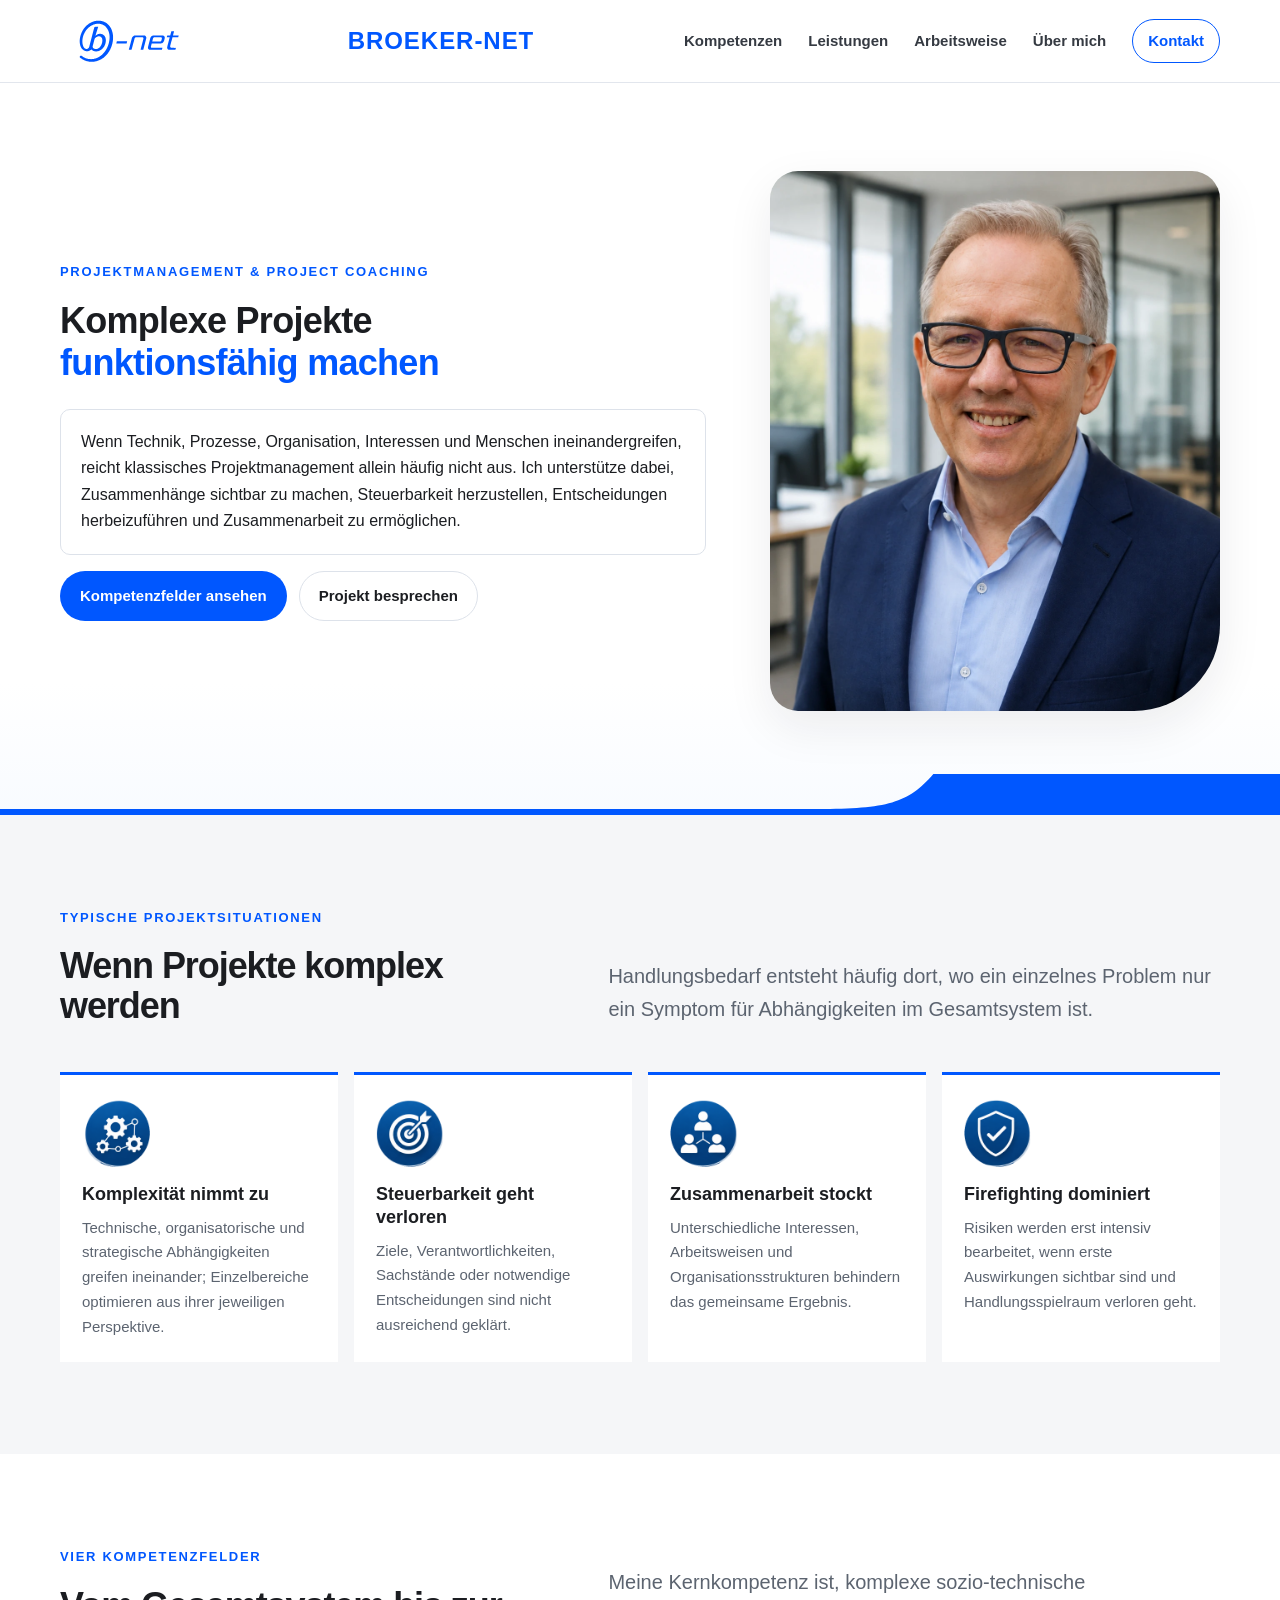
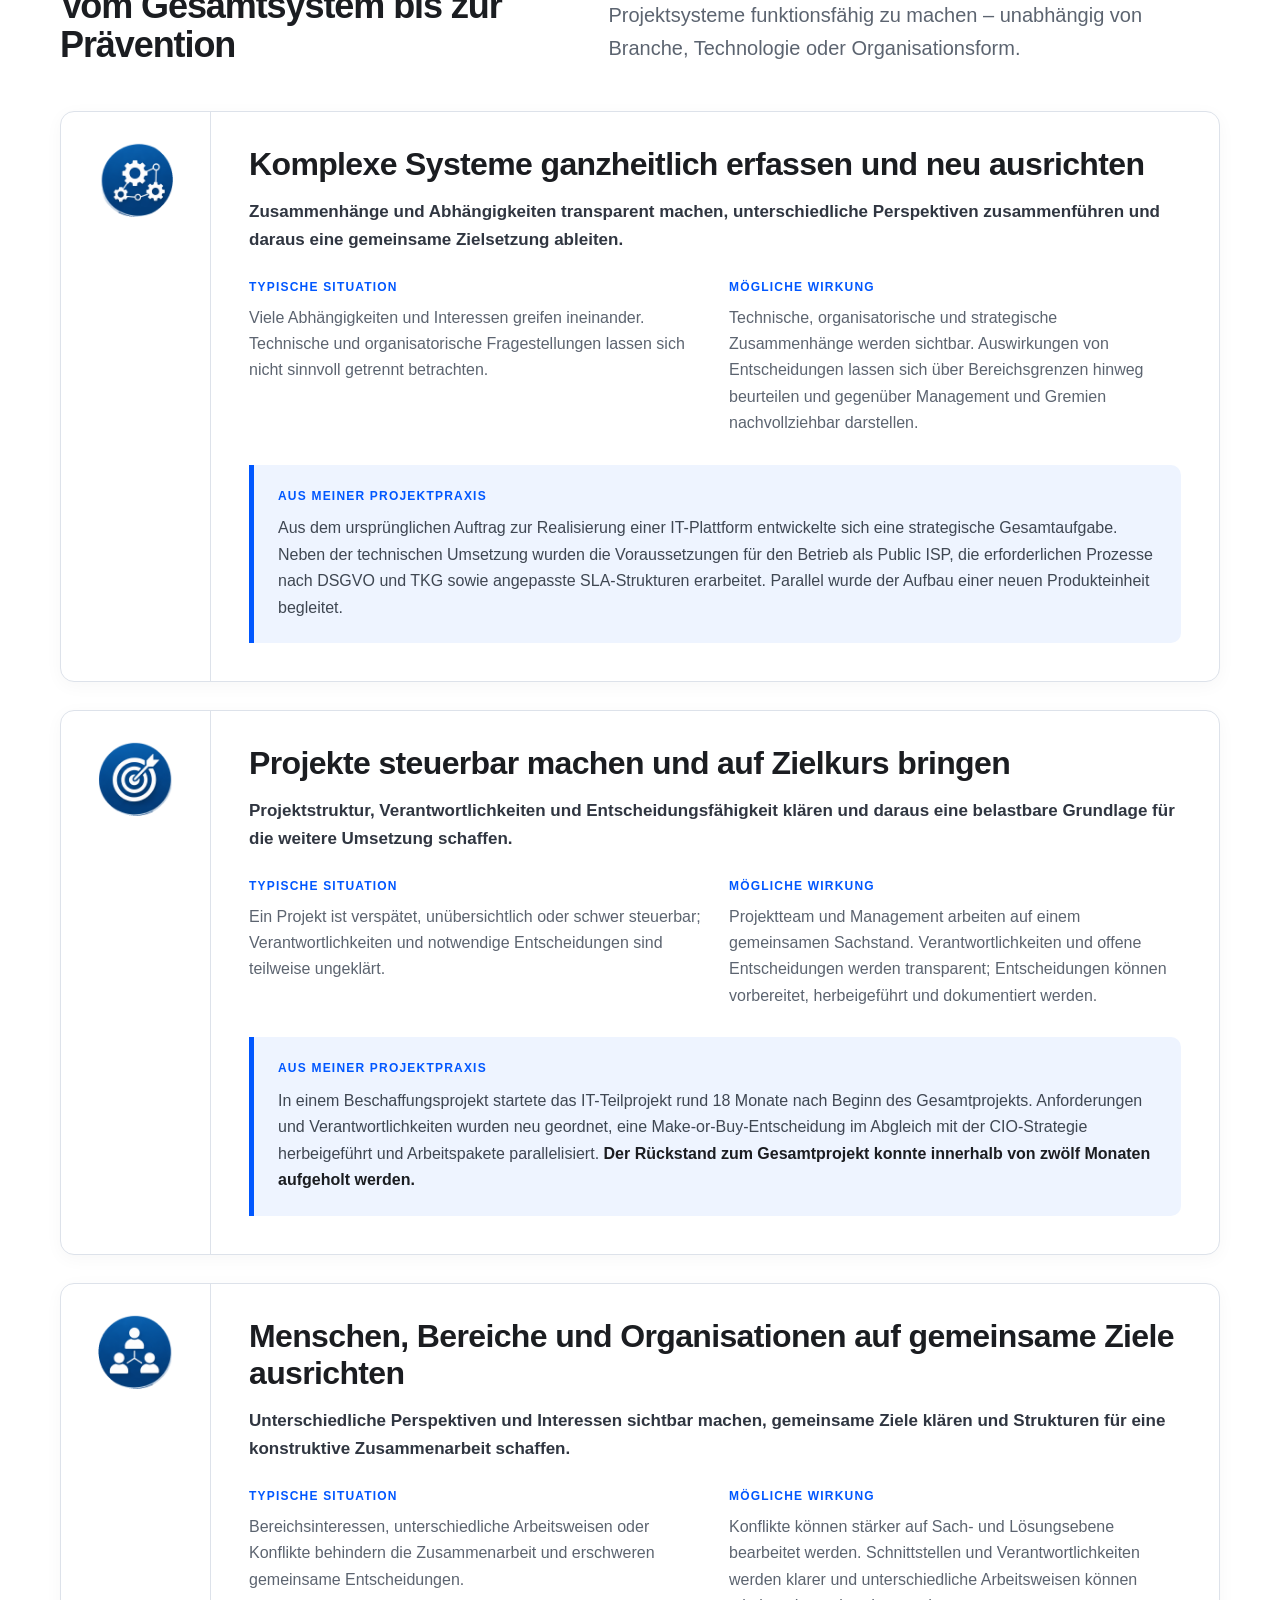
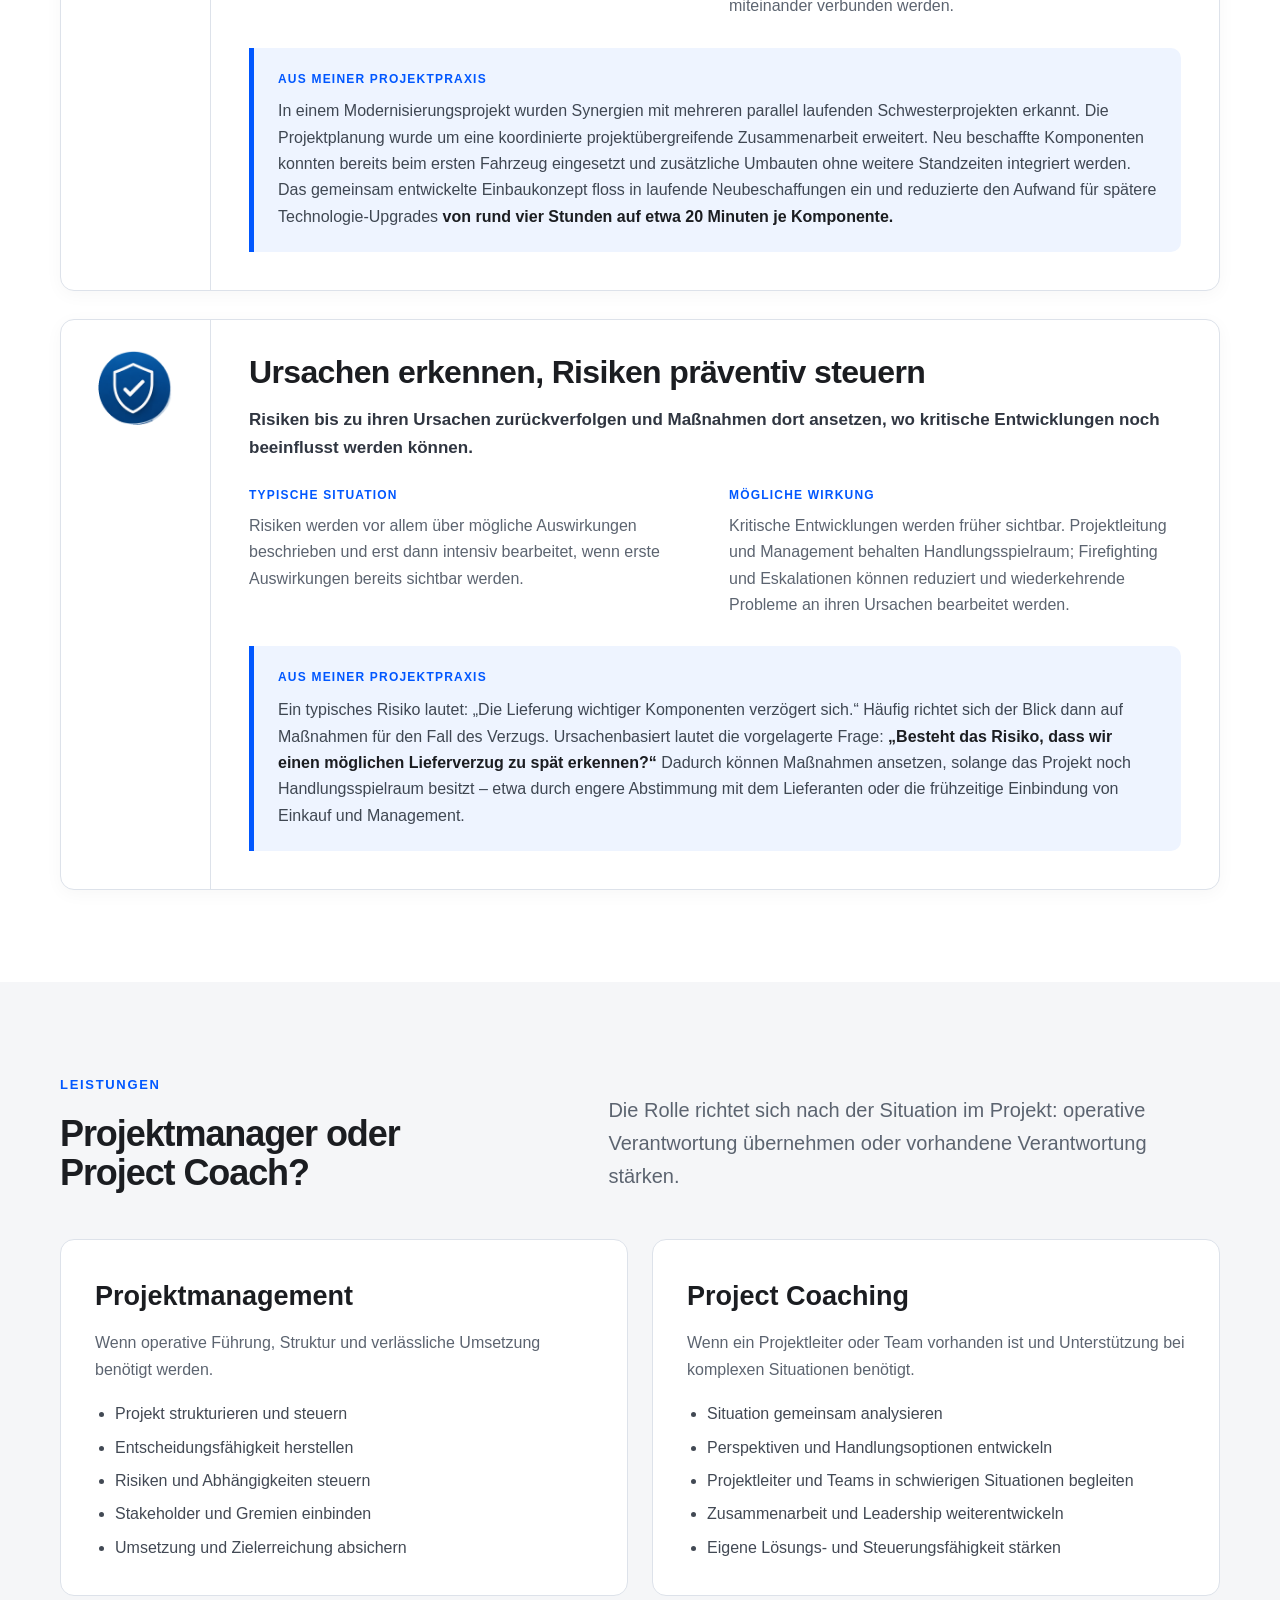
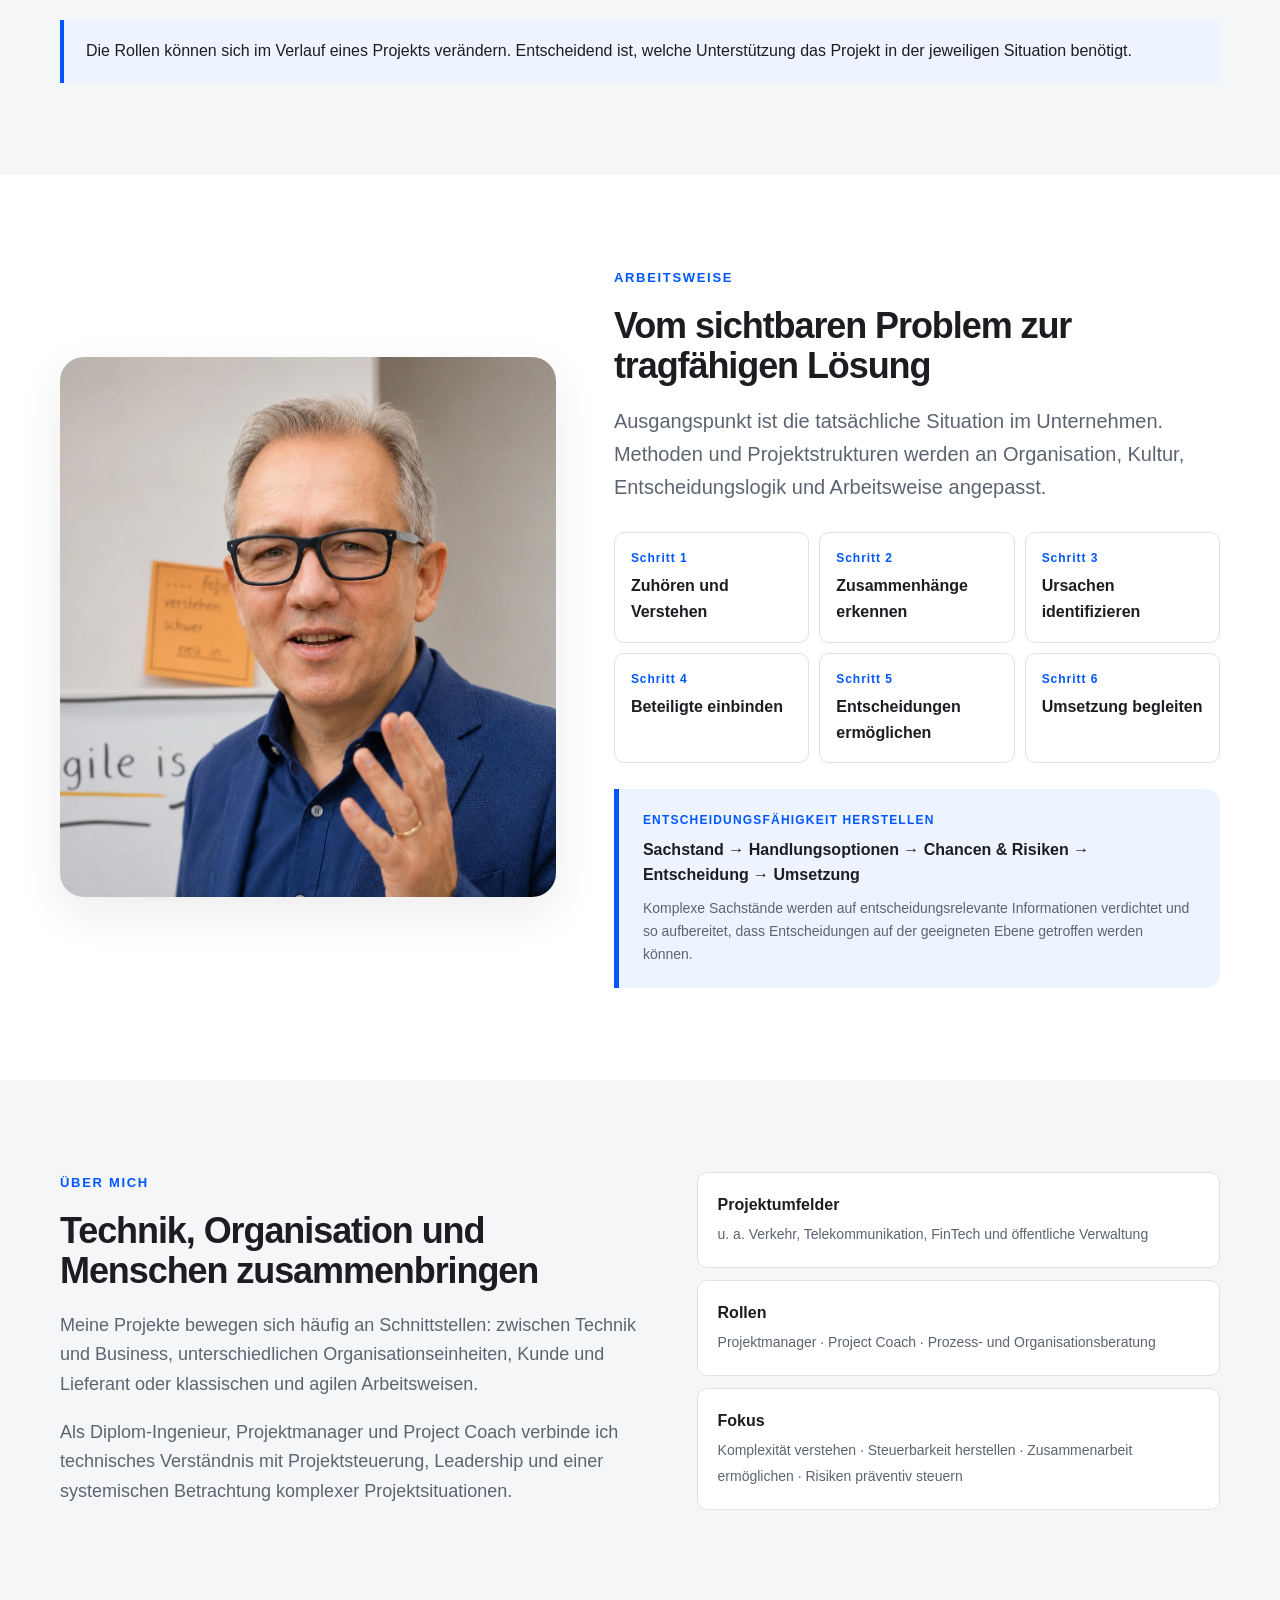
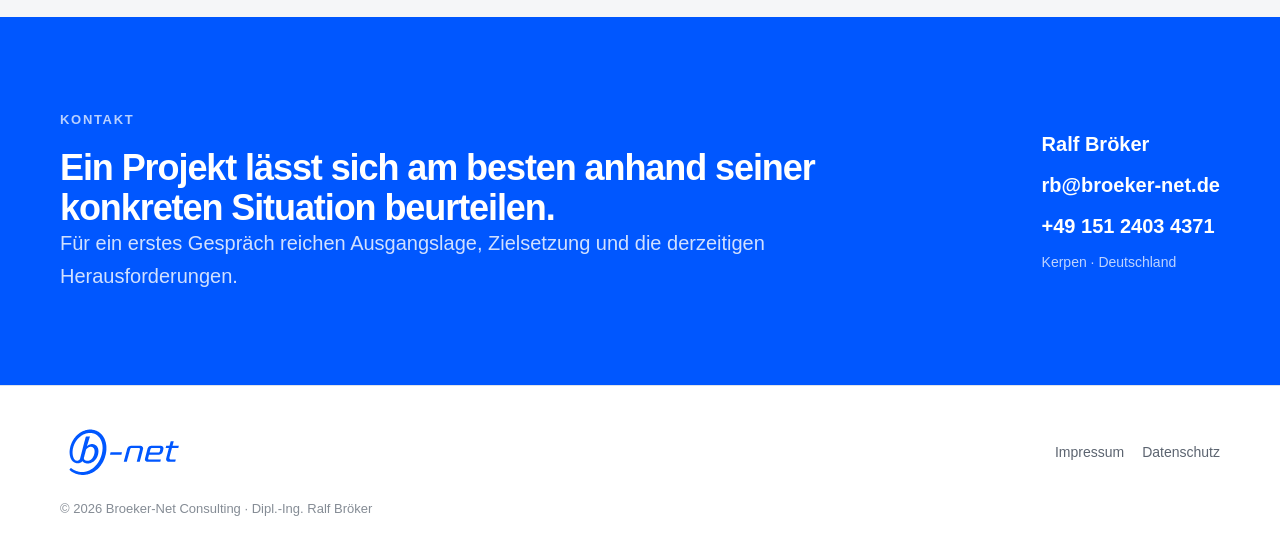
<file: index.html>
<!doctype html>
<html lang="de">
<head>
  <meta charset="utf-8">
  <meta name="viewport" content="width=device-width, initial-scale=1">
  <title>Broeker-Net Consulting | Projektmanagement & Project Coaching</title>
  <meta name="description" content="Projektmanagement und Project Coaching für komplexe Projekte: Systeme ganzheitlich erfassen, Steuerbarkeit herstellen, Zusammenarbeit ermöglichen und Risiken präventiv steuern.">
  <meta name="color-scheme" content="light">
  <meta name="theme-color" content="#0057FF">
  <link rel="icon" href="assets/img/favicon.svg" type="image/svg+xml">
  <link rel="stylesheet" href="assets/css/styles.css">
</head>
<body>
<a class="skip-link" href="#main">Zum Inhalt springen</a>
<header class="header">
  <div class="container header-inner">
    <a class="brand" href="#top" aria-label="b-net Startseite"><img src="assets/img/logo-bnet.svg" alt="b-net"></a>
    <div class="brand-title">BROEKER-NET</div>
    <button class="menu-button" aria-expanded="false" aria-controls="mainnav" aria-label="Navigation öffnen">☰</button>
    <nav class="nav" id="mainnav" aria-label="Hauptnavigation">
      <a href="#kompetenzen">Kompetenzen</a>
      <a href="#rollen">Leistungen</a>
      <a href="#arbeitsweise">Arbeitsweise</a>
      <a href="#ueber-mich">Über mich</a>
      <a class="nav-cta" href="#kontakt">Kontakt</a>
    </nav>
  </div>
</header>

<main id="main">
<section class="hero" id="top">
  <div class="container hero-grid">
    <div>
      <div class="eyebrow">Projektmanagement &amp; Project Coaching</div>
      <h1>Komplexe Projekte <br><span>funktionsfähig machen</span></h1>
      <p class="fact">Wenn Technik, Prozesse, Organisation, Interessen und Menschen ineinandergreifen, reicht klassisches Projektmanagement allein häufig nicht aus. Ich unterstütze dabei, Zusammenhänge sichtbar zu machen, Steuerbarkeit herzustellen, Entscheidungen herbeizuführen und Zusammenarbeit zu ermöglichen.</p>
      <div class="hero-actions">
        <a class="btn btn-primary" href="#kompetenzen">Kompetenzfelder ansehen</a>
        <a class="btn btn-secondary" href="#kontakt">Projekt besprechen</a>
      </div>
    </div>
    <div class="hero-photo">
      <img src="assets/img/ralf-broeker-portrait.webp" alt="Ralf Bröker stellt sich vor" width="540" height="540">
    </div>
  </div>
  <div class="brand-wave" aria-hidden="true">
    <svg viewBox="0 0 1440 42" preserveAspectRatio="none"><path fill="#0057FF" d="M0 35h920c78 0 102-6 130-35h390v42H0z"/></svg>
  </div>
</section>

<section class="section section-soft" aria-labelledby="wann">
  <div class="container">
    <div class="section-head">
      <div>
        <div class="eyebrow">Typische Projektsituationen</div>
        <h2 id="wann">Wenn Projekte komplex werden</h2>
      </div>
      <p class="section-intro">Handlungsbedarf entsteht häufig dort, wo ein einzelnes Problem nur ein Symptom für Abhängigkeiten im Gesamtsystem ist.</p>
    </div>
    <div class="trigger-grid">
      <article class="trigger">
        <img class="trigger-icon" src="assets/img/icon-systeme.png" alt="Systeme">
        <h3>Komplexität nimmt zu</h3><p>Technische, organisatorische und strategische Abhängigkeiten greifen ineinander; Einzelbereiche optimieren aus ihrer jeweiligen Perspektive.</p>
      </article>
      <article class="trigger">
        <img class="trigger-icon" src="assets/img/icon-steuern-ziel.png" alt="Steuern und Ziel">
        <h3>Steuerbarkeit geht verloren</h3><p>Ziele, Verantwortlichkeiten, Sachstände oder notwendige Entscheidungen sind nicht ausreichend geklärt.</p>
      </article>
      <article class="trigger">
        <img class="trigger-icon" src="assets/img/icon-mensch-organisation.png" alt="Mensch und Organisation">
        <h3>Zusammenarbeit stockt</h3><p>Unterschiedliche Interessen, Arbeitsweisen und Organisationsstrukturen behindern das gemeinsame Ergebnis.</p>
      </article>
      <article class="trigger">
        <img class="trigger-icon" src="assets/img/icon-risiken.png" alt="Risiken mitigieren">
        <h3>Firefighting dominiert</h3><p>Risiken werden erst intensiv bearbeitet, wenn erste Auswirkungen sichtbar sind und Handlungsspielraum verloren geht.</p>
      </article>
    </div>
  </div>
</section>

<section class="section" id="kompetenzen" aria-labelledby="kompetenz-title">
  <div class="container">
    <div class="section-head">
      <div><div class="eyebrow">Vier Kompetenzfelder</div><h2 id="kompetenz-title">Vom Gesamtsystem bis zur Prävention</h2></div>
      <p class="section-intro">Meine Kernkompetenz ist, komplexe sozio-technische Projektsysteme funktionsfähig zu machen – unabhängig von Branche, Technologie oder Organisationsform.</p>
    </div>

    <div class="competence-list">
      <article class="competence">
        <div class="competence-side"><img class="competence-icon" src="assets/img/icon-systeme.png" alt="Systeme"></div>
        <div class="competence-main">
          <h3>Komplexe Systeme ganzheitlich erfassen und neu ausrichten</h3>
          <p class="competence-kicker">Zusammenhänge und Abhängigkeiten transparent machen, unterschiedliche Perspektiven zusammenführen und daraus eine gemeinsame Zielsetzung ableiten.</p>
          <div class="competence-columns">
            <div><div class="mini-label">Typische Situation</div><p>Viele Abhängigkeiten und Interessen greifen ineinander. Technische und organisatorische Fragestellungen lassen sich nicht sinnvoll getrennt betrachten.</p></div>
            <div><div class="mini-label">Mögliche Wirkung</div><p>Technische, organisatorische und strategische Zusammenhänge werden sichtbar. Auswirkungen von Entscheidungen lassen sich über Bereichsgrenzen hinweg beurteilen und gegenüber Management und Gremien nachvollziehbar darstellen.</p></div>
          </div>
          <div class="practice"><div class="mini-label">Aus meiner Projektpraxis</div><p>Aus dem ursprünglichen Auftrag zur Realisierung einer IT-Plattform entwickelte sich eine strategische Gesamtaufgabe. Neben der technischen Umsetzung wurden die Voraussetzungen für den Betrieb als Public ISP, die erforderlichen Prozesse nach DSGVO und TKG sowie angepasste SLA-Strukturen erarbeitet. Parallel wurde der Aufbau einer neuen Produkteinheit begleitet.</p></div>
        </div>
      </article>

      <article class="competence">
        <div class="competence-side"><img class="competence-icon" src="assets/img/icon-steuern-ziel.png" alt="Steuern und Ziel"></div>
        <div class="competence-main">
          <h3>Projekte steuerbar machen und auf Zielkurs bringen</h3>
          <p class="competence-kicker">Projektstruktur, Verantwortlichkeiten und Entscheidungsfähigkeit klären und daraus eine belastbare Grundlage für die weitere Umsetzung schaffen.</p>
          <div class="competence-columns">
            <div><div class="mini-label">Typische Situation</div><p>Ein Projekt ist verspätet, unübersichtlich oder schwer steuerbar; Verantwortlichkeiten und notwendige Entscheidungen sind teilweise ungeklärt.</p></div>
            <div><div class="mini-label">Mögliche Wirkung</div><p>Projektteam und Management arbeiten auf einem gemeinsamen Sachstand. Verantwortlichkeiten und offene Entscheidungen werden transparent; Entscheidungen können vorbereitet, herbeigeführt und dokumentiert werden.</p></div>
          </div>
          <div class="practice"><div class="mini-label">Aus meiner Projektpraxis</div><p>In einem Beschaffungsprojekt startete das IT-Teilprojekt rund 18 Monate nach Beginn des Gesamtprojekts. Anforderungen und Verantwortlichkeiten wurden neu geordnet, eine Make-or-Buy-Entscheidung im Abgleich mit der CIO-Strategie herbeigeführt und Arbeitspakete parallelisiert. <strong>Der Rückstand zum Gesamtprojekt konnte innerhalb von zwölf Monaten aufgeholt werden.</strong></p></div>
        </div>
      </article>

      <article class="competence">
        <div class="competence-side"><img class="competence-icon" src="assets/img/icon-mensch-organisation.png" alt="Mensch und Organisation"></div>
        <div class="competence-main">
          <h3>Menschen, Bereiche und Organisationen auf gemeinsame Ziele ausrichten</h3>
          <p class="competence-kicker">Unterschiedliche Perspektiven und Interessen sichtbar machen, gemeinsame Ziele klären und Strukturen für eine konstruktive Zusammenarbeit schaffen.</p>
          <div class="competence-columns">
            <div><div class="mini-label">Typische Situation</div><p>Bereichsinteressen, unterschiedliche Arbeitsweisen oder Konflikte behindern die Zusammenarbeit und erschweren gemeinsame Entscheidungen.</p></div>
            <div><div class="mini-label">Mögliche Wirkung</div><p>Konflikte können stärker auf Sach- und Lösungsebene bearbeitet werden. Schnittstellen und Verantwortlichkeiten werden klarer und unterschiedliche Arbeitsweisen können miteinander verbunden werden.</p></div>
          </div>
          <div class="practice"><div class="mini-label">Aus meiner Projektpraxis</div><p>In einem Modernisierungsprojekt wurden Synergien mit mehreren parallel laufenden Schwesterprojekten erkannt. Die Projektplanung wurde um eine koordinierte projektübergreifende Zusammenarbeit erweitert. Neu beschaffte Komponenten konnten bereits beim ersten Fahrzeug eingesetzt und zusätzliche Umbauten ohne weitere Standzeiten integriert werden. Das gemeinsam entwickelte Einbaukonzept floss in laufende Neubeschaffungen ein und reduzierte den Aufwand für spätere Technologie-Upgrades <strong>von rund vier Stunden auf etwa 20 Minuten je Komponente.</strong></p></div>
        </div>
      </article>

      <article class="competence">
        <div class="competence-side"><img class="competence-icon" src="assets/img/icon-risiken.png" alt="Risiken mitigieren"></div>
        <div class="competence-main">
          <h3>Ursachen erkennen, Risiken präventiv steuern</h3>
          <p class="competence-kicker">Risiken bis zu ihren Ursachen zurückverfolgen und Maßnahmen dort ansetzen, wo kritische Entwicklungen noch beeinflusst werden können.</p>
          <div class="competence-columns">
            <div><div class="mini-label">Typische Situation</div><p>Risiken werden vor allem über mögliche Auswirkungen beschrieben und erst dann intensiv bearbeitet, wenn erste Auswirkungen bereits sichtbar werden.</p></div>
            <div><div class="mini-label">Mögliche Wirkung</div><p>Kritische Entwicklungen werden früher sichtbar. Projektleitung und Management behalten Handlungsspielraum; Firefighting und Eskalationen können reduziert und wiederkehrende Probleme an ihren Ursachen bearbeitet werden.</p></div>
          </div>
          <div class="practice"><div class="mini-label">Aus meiner Projektpraxis</div><p>Ein typisches Risiko lautet: „Die Lieferung wichtiger Komponenten verzögert sich.“ Häufig richtet sich der Blick dann auf Maßnahmen für den Fall des Verzugs. Ursachenbasiert lautet die vorgelagerte Frage: <strong>„Besteht das Risiko, dass wir einen möglichen Lieferverzug zu spät erkennen?“</strong> Dadurch können Maßnahmen ansetzen, solange das Projekt noch Handlungsspielraum besitzt – etwa durch engere Abstimmung mit dem Lieferanten oder die frühzeitige Einbindung von Einkauf und Management.</p></div>
        </div>
      </article>
    </div>
  </div>
</section>

<section class="section section-soft" id="rollen" aria-labelledby="rollen-title">
  <div class="container">
    <div class="section-head"><div><div class="eyebrow">Leistungen</div><h2 id="rollen-title">Projektmanager oder <br><span>Project Coach?</span></h2></div><p class="section-intro">Die Rolle richtet sich nach der Situation im Projekt: operative Verantwortung übernehmen oder vorhandene Verantwortung stärken.</p></div>
    <div class="role-grid">
      <article class="role"><h3>Projektmanagement</h3><p>Wenn operative Führung, Struktur und verlässliche Umsetzung benötigt werden.</p><ul><li>Projekt strukturieren und steuern</li><li>Entscheidungsfähigkeit herstellen</li><li>Risiken und Abhängigkeiten steuern</li><li>Stakeholder und Gremien einbinden</li><li>Umsetzung und Zielerreichung absichern</li></ul></article>
      <article class="role"><h3>Project Coaching</h3><p>Wenn ein Projektleiter oder Team vorhanden ist und Unterstützung bei komplexen Situationen benötigt.</p><ul><li>Situation gemeinsam analysieren</li><li>Perspektiven und Handlungsoptionen entwickeln</li><li>Projektleiter und Teams in schwierigen Situationen begleiten</li><li>Zusammenarbeit und Leadership weiterentwickeln</li><li>Eigene Lösungs- und Steuerungsfähigkeit stärken</li></ul></article>
    </div>
    <div class="role-note">Die Rollen können sich im Verlauf eines Projekts verändern. Entscheidend ist, welche Unterstützung das Projekt in der jeweiligen Situation benötigt.</div>
  </div>
</section>

<section class="section" id="arbeitsweise" aria-labelledby="arbeit-title">
  <div class="container work-grid">
    <div class="work-photo"><img src="assets/img/ralf-broeker-workshop.webp" alt="Ralf Bröker in Scrum Workshop" width="540" height="540"></div>
    <div class="work-copy">
      <div class="eyebrow">Arbeitsweise</div>
      <h2 id="arbeit-title">Vom sichtbaren Problem zur tragfähigen Lösung</h2>
      <p class="section-intro">Ausgangspunkt ist die tatsächliche Situation im Unternehmen. Methoden und Projektstrukturen werden an Organisation, Kultur, Entscheidungslogik und Arbeitsweise angepasst.</p>
      <div class="process" aria-label="Vorgehensmodell">
        <div class="process-step"><span>Schritt 1</span>Zuhören und Verstehen</div><div class="process-step"><span>Schritt 2</span>Zusammenhänge erkennen</div><div class="process-step"><span>Schritt 3</span>Ursachen identifizieren</div><div class="process-step"><span>Schritt 4</span>Beteiligte einbinden</div><div class="process-step"><span>Schritt 5</span>Entscheidungen ermöglichen</div><div class="process-step"><span>Schritt 6</span>Umsetzung begleiten</div>
      </div>
      <div class="decision"><div class="mini-label">Entscheidungsfähigkeit herstellen</div>
        <div class="decision-flow">Sachstand → Handlungsoptionen → Chancen &amp; Risiken → Entscheidung → Umsetzung</div>
        <small>Komplexe Sachstände werden auf entscheidungsrelevante Informationen verdichtet und so aufbereitet, dass Entscheidungen auf der geeigneten Ebene getroffen werden können.</small></div>
    </div>
  </div>
</section>

<section class="section section-soft" id="ueber-mich" aria-labelledby="about-title">
  <div class="container about-grid">
    <div>
      <div class="eyebrow">Über mich</div><h2 id="about-title">Technik, Organisation und Menschen zusammenbringen</h2>
      <p>Meine Projekte bewegen sich häufig an Schnittstellen: zwischen Technik und Business, unterschiedlichen Organisationseinheiten, Kunde und Lieferant oder klassischen und agilen Arbeitsweisen.</p>
      <p>Als Diplom-Ingenieur, Projektmanager und Project Coach verbinde ich technisches Verständnis mit Projektsteuerung, Leadership und einer systemischen Betrachtung komplexer Projektsituationen.</p>
    </div>
    <div class="facts">
      <div class="fact"><strong>Projektumfelder</strong><span>u. a. Verkehr, Telekommunikation, FinTech und öffentliche Verwaltung</span></div>
      <div class="fact"><strong>Rollen</strong><span>Projektmanager · Project Coach · Prozess- und Organisationsberatung</span></div>
      <div class="fact"><strong>Fokus</strong><span>Komplexität verstehen · Steuerbarkeit herstellen · Zusammenarbeit ermöglichen · Risiken präventiv steuern</span></div>
    </div>
  </div>
</section>

<section class="section section-blue" id="kontakt" aria-labelledby="kontakt-title">
  <div class="container contact-grid">
    <div><div class="eyebrow" style="color:#b9d0ff">Kontakt</div><h2 id="kontakt-title">Ein Projekt lässt sich am besten anhand seiner konkreten Situation beurteilen.</h2><p class="section-intro">Für ein erstes Gespräch reichen Ausgangslage, Zielsetzung und die derzeitigen Herausforderungen.</p></div>
    <div class="contact-details"><a /a>Ralf Bröker<a href="mailto:rb@broeker-net.de">rb@broeker-net.de</a><a href="tel:+4915124034371">+49 151 2403 4371</a><span class="contact-small">Kerpen · Deutschland</span></div>
  </div>
</section>
</main>

<footer class="footer">
  <div class="container">
    <div class="footer-inner"><a class="footer-brand" href="#top"><img src="assets/img/logo-bnet.svg" alt="b-net"></a><nav class="footer-links" aria-label="Rechtliche Navigation"><a href="rechtstexte.html#impressum">Impressum</a><a href="rechtstexte.html#datenschutz">Datenschutz</a></nav></div>
    <div class="footer-copy">© 2026 Broeker-Net Consulting · Dipl.-Ing. Ralf Bröker</div>
  </div>
</footer>
<script src="assets/js/main.js"></script>
</body>
</html>
</file>
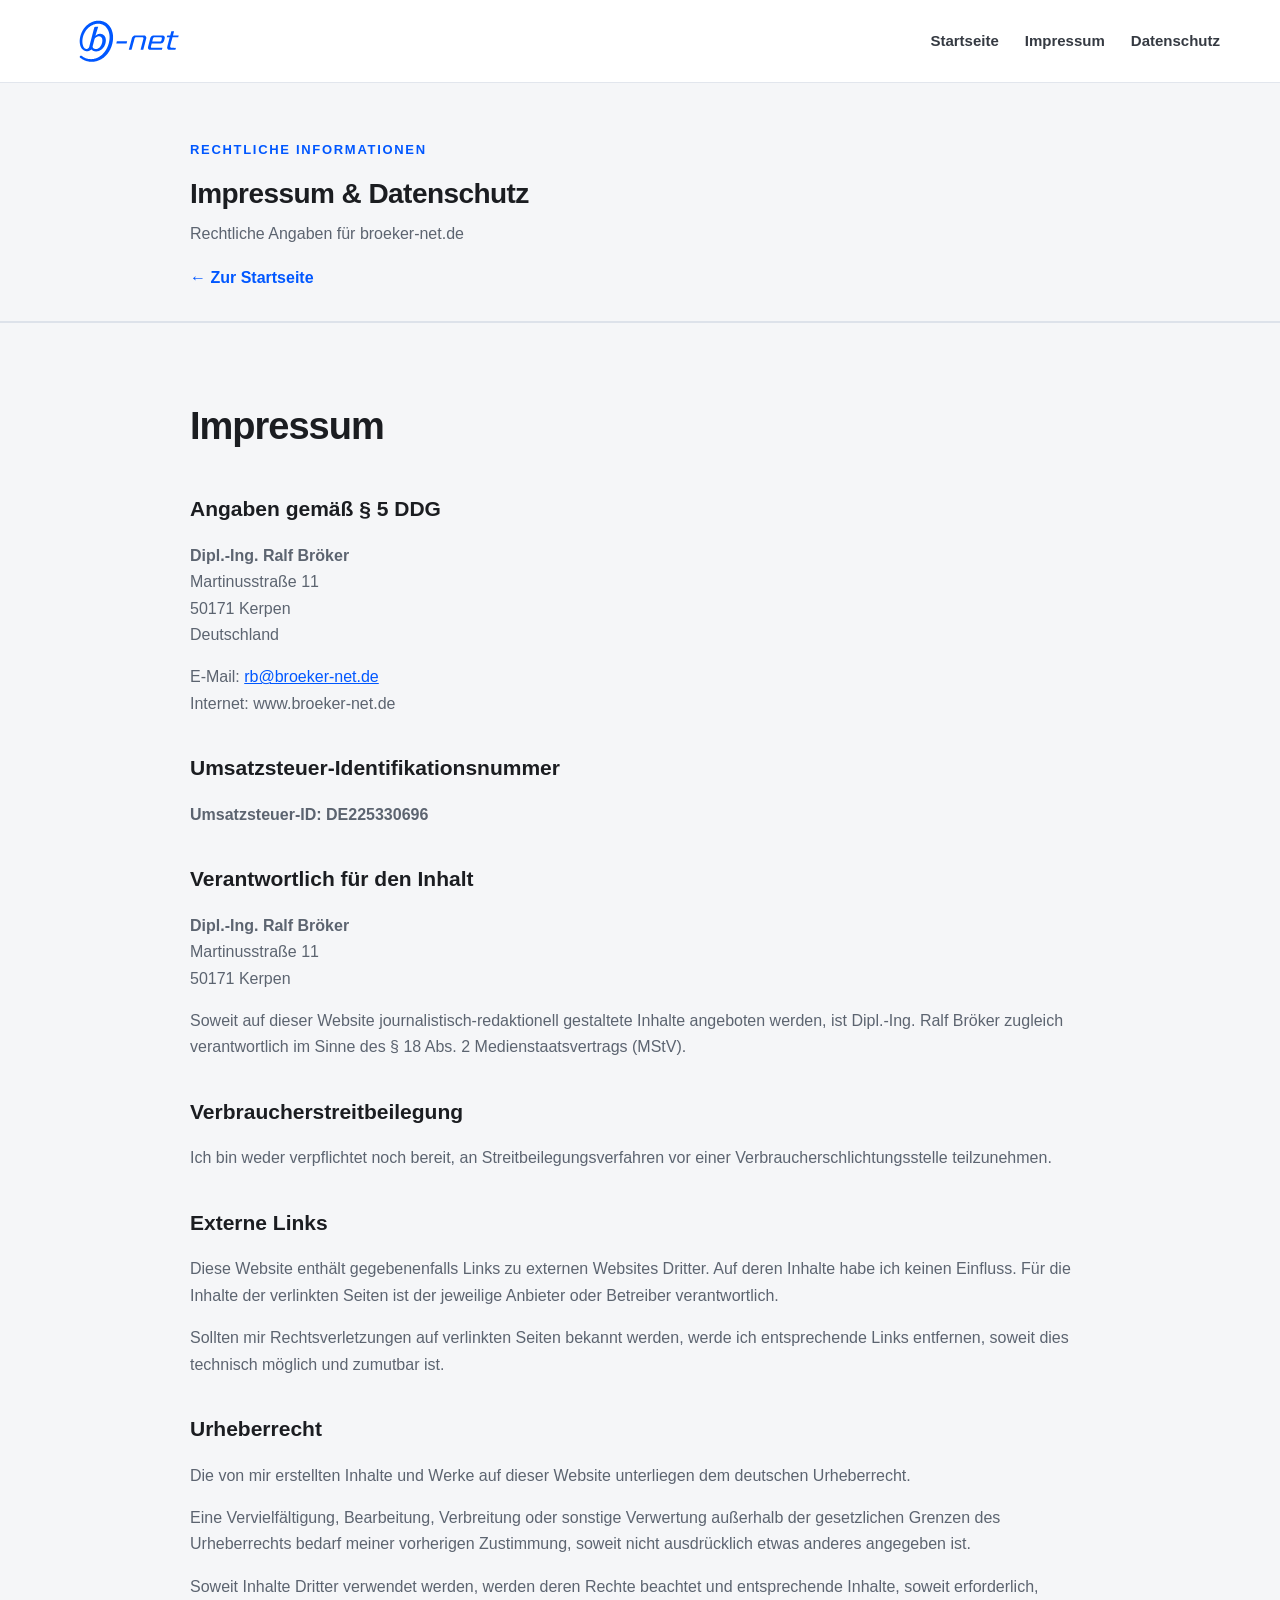
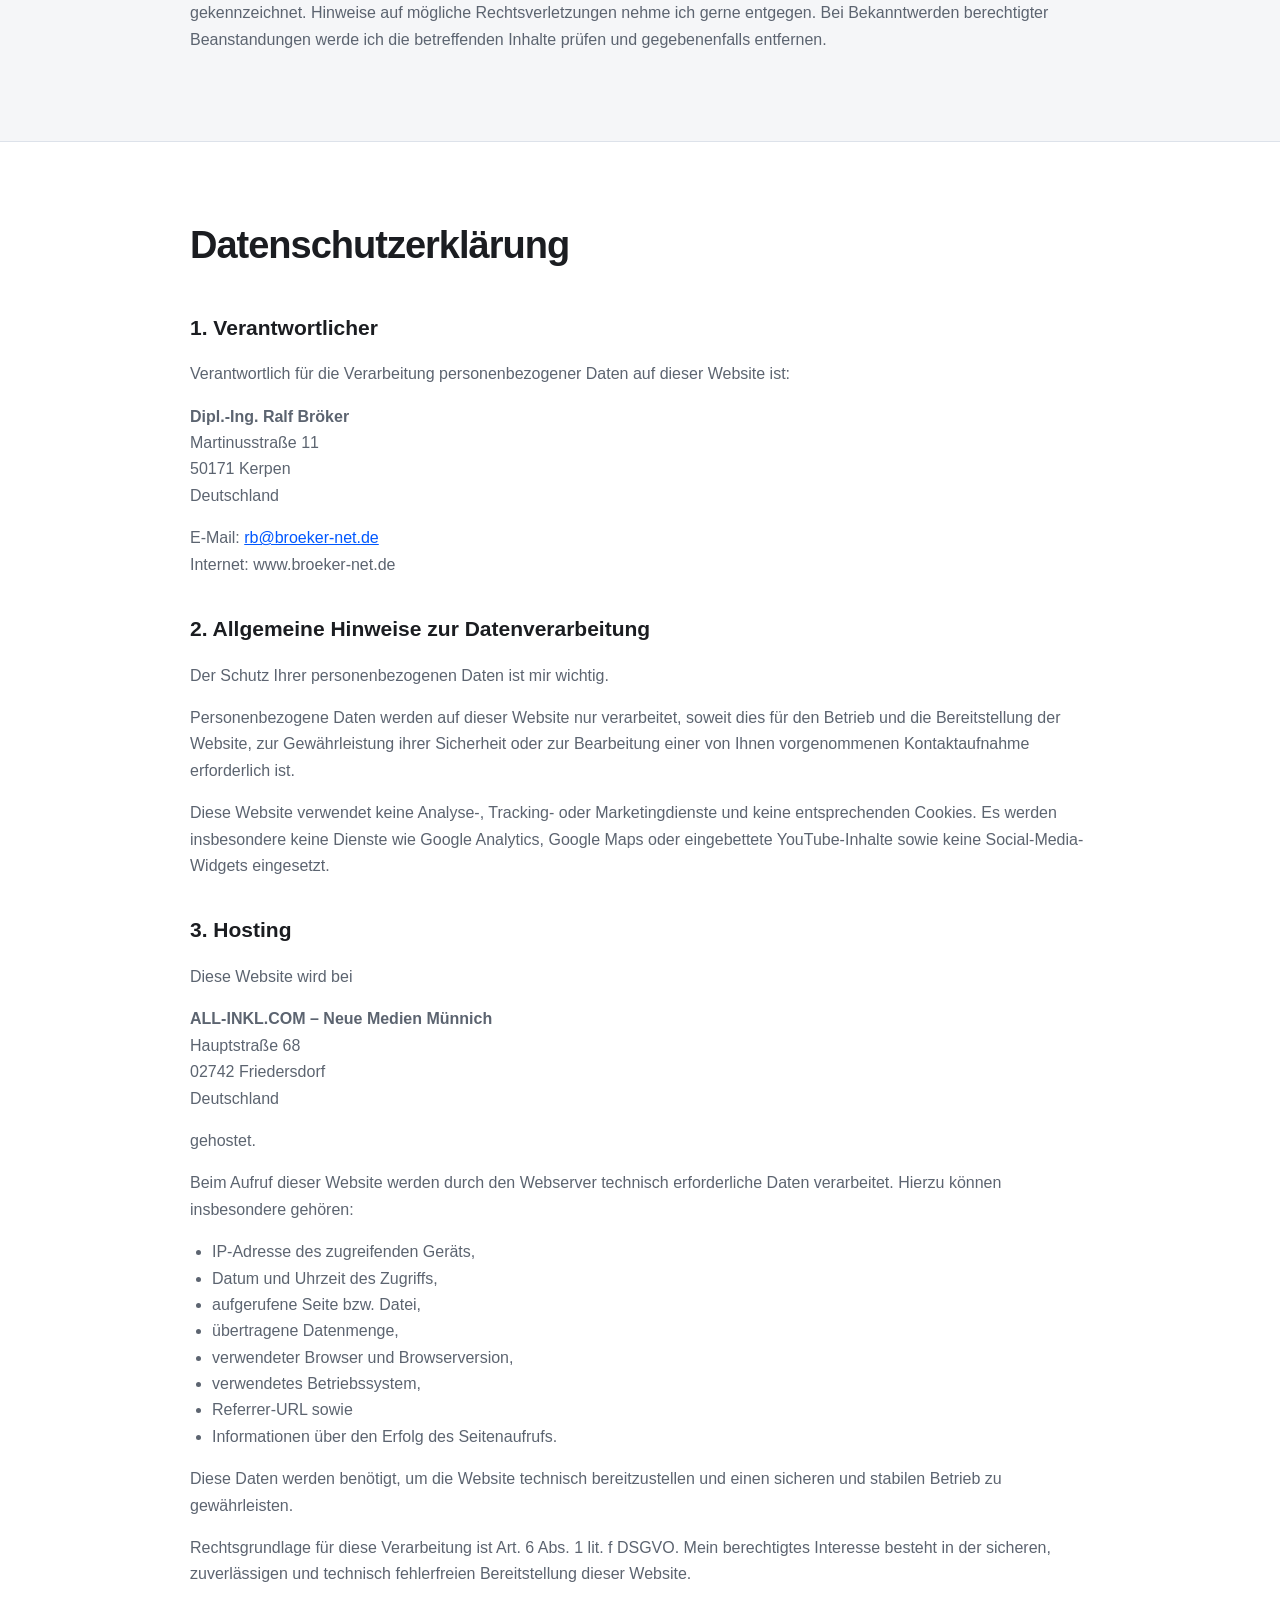
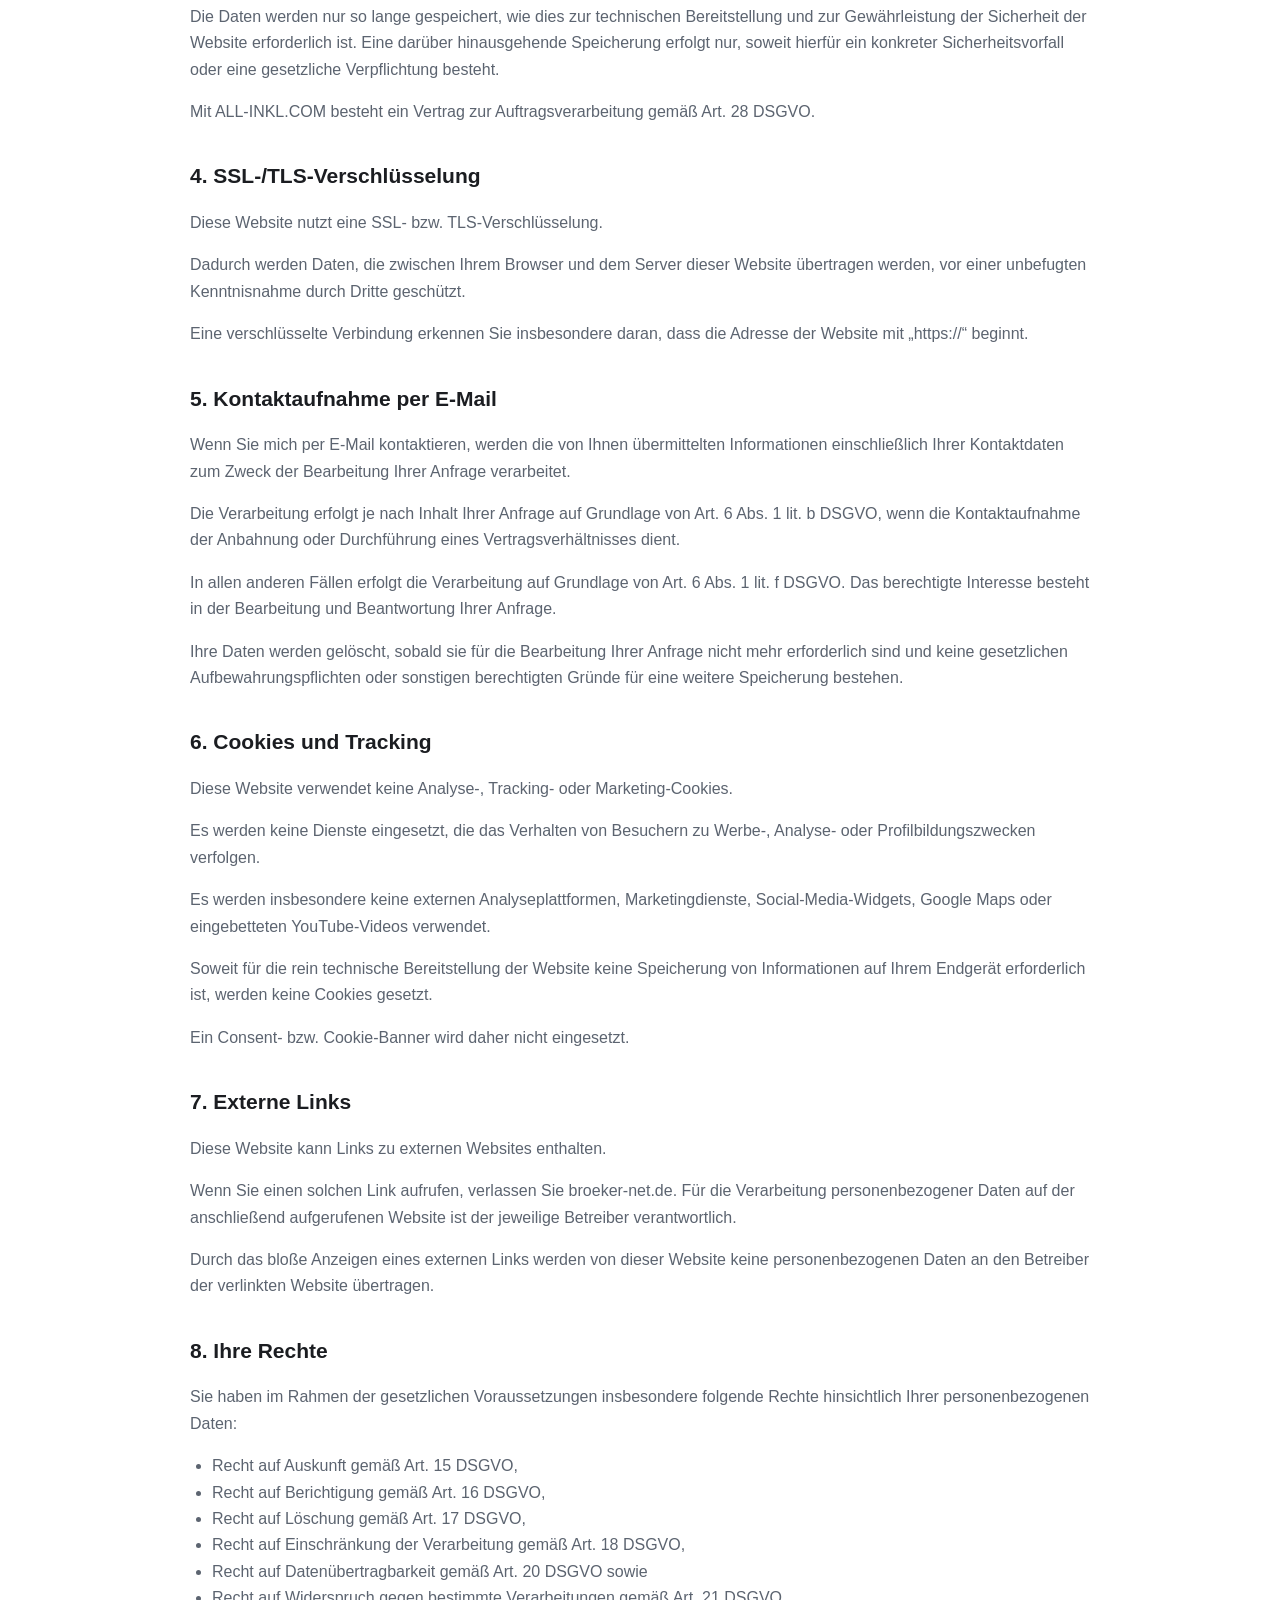
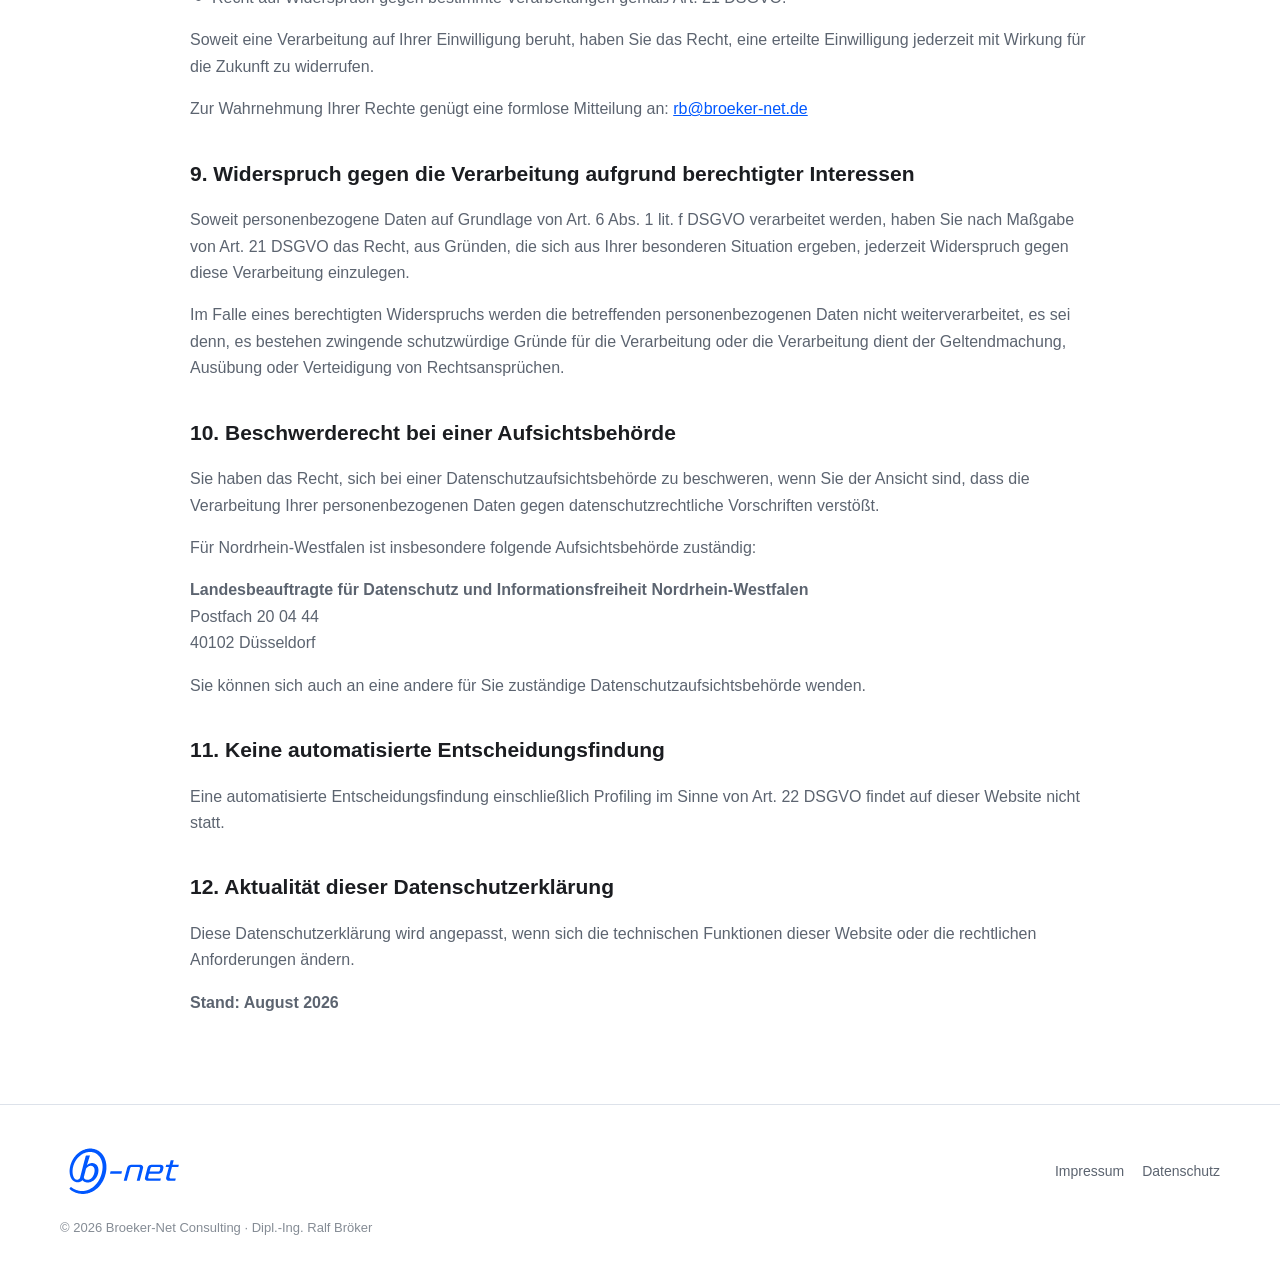
<file: rechtstexte.html>
<!doctype html>
<html lang="de">
<head>
  <meta charset="utf-8">
  <meta name="viewport" content="width=device-width, initial-scale=1">
  <title>Impressum & Datenschutz | Broeker-Net Consulting</title>
  <meta name="robots" content="index,follow">
  <meta name="theme-color" content="#0057FF">
  <link rel="icon" href="assets/img/favicon.svg" type="image/svg+xml">
  <link rel="stylesheet" href="assets/css/styles.css">
</head>
<body>
<a class="skip-link" href="#main">Zum Inhalt springen</a>
<header class="header">
  <div class="container header-inner">
    <a class="brand" href="index.html" aria-label="b-net Startseite"><img src="assets/img/logo-bnet.svg" alt="b-net"></a>
    <nav class="nav" aria-label="Rechtliche Navigation">
      <a href="index.html">Startseite</a>
      <a href="#impressum">Impressum</a>
      <a href="#datenschutz">Datenschutz</a>
    </nav>
  </div>
</header>
<main id="main">
<section class="legal-hero"><div class="container legal-content"><div class="eyebrow">Rechtliche Informationen</div><h1>Impressum &amp; Datenschutz</h1><p>Rechtliche Angaben für broeker-net.de</p><a class="legal-back" href="index.html">← Zur Startseite</a></div></section>
<section class="legal-section" id="impressum">
    <div class="container legal-content">
        <h2>Impressum</h2>

        <h3>Angaben gemäß § 5 DDG</h3>
        <p>
            <strong>Dipl.-Ing. Ralf Bröker</strong><br>
            Martinusstraße 11<br>
            50171 Kerpen<br>
            Deutschland
        </p>
        <p>
            E-Mail: <a href="mailto:rb@broeker-net.de">rb@broeker-net.de</a><br>
            Internet: www.broeker-net.de
        </p>

        <h3>Umsatzsteuer-Identifikationsnummer</h3>
        <p><strong>Umsatzsteuer-ID: DE225330696</strong></p>

        <h3>Verantwortlich für den Inhalt</h3>
        <p>
            <strong>Dipl.-Ing. Ralf Bröker</strong><br>
            Martinusstraße 11<br>
            50171 Kerpen
        </p>
        <p>
            Soweit auf dieser Website journalistisch-redaktionell gestaltete Inhalte angeboten werden,
            ist Dipl.-Ing. Ralf Bröker zugleich verantwortlich im Sinne des § 18 Abs. 2
            Medienstaatsvertrags (MStV).
        </p>

        <h3>Verbraucherstreitbeilegung</h3>
        <p>
            Ich bin weder verpflichtet noch bereit, an Streitbeilegungsverfahren vor einer
            Verbraucherschlichtungsstelle teilzunehmen.
        </p>

        <h3>Externe Links</h3>
        <p>
            Diese Website enthält gegebenenfalls Links zu externen Websites Dritter.
            Auf deren Inhalte habe ich keinen Einfluss. Für die Inhalte der verlinkten Seiten ist
            der jeweilige Anbieter oder Betreiber verantwortlich.
        </p>
        <p>
            Sollten mir Rechtsverletzungen auf verlinkten Seiten bekannt werden, werde ich entsprechende
            Links entfernen, soweit dies technisch möglich und zumutbar ist.
        </p>

        <h3>Urheberrecht</h3>
        <p>
            Die von mir erstellten Inhalte und Werke auf dieser Website unterliegen dem deutschen Urheberrecht.
        </p>
        <p>
            Eine Vervielfältigung, Bearbeitung, Verbreitung oder sonstige Verwertung außerhalb der gesetzlichen
            Grenzen des Urheberrechts bedarf meiner vorherigen Zustimmung, soweit nicht ausdrücklich etwas
            anderes angegeben ist.
        </p>
        <p>
            Soweit Inhalte Dritter verwendet werden, werden deren Rechte beachtet und entsprechende Inhalte,
            soweit erforderlich, gekennzeichnet. Hinweise auf mögliche Rechtsverletzungen nehme ich gerne entgegen.
            Bei Bekanntwerden berechtigter Beanstandungen werde ich die betreffenden Inhalte prüfen und
            gegebenenfalls entfernen.
        </p>
    </div>
</section>

<section class="legal-section" id="datenschutz">
    <div class="container legal-content">
        <h2>Datenschutzerklärung</h2>

        <h3>1. Verantwortlicher</h3>
        <p>
            Verantwortlich für die Verarbeitung personenbezogener Daten auf dieser Website ist:
        </p>
        <p>
            <strong>Dipl.-Ing. Ralf Bröker</strong><br>
            Martinusstraße 11<br>
            50171 Kerpen<br>
            Deutschland
        </p>
        <p>
            E-Mail: <a href="mailto:rb@broeker-net.de">rb@broeker-net.de</a><br>
            Internet: www.broeker-net.de
        </p>

        <h3>2. Allgemeine Hinweise zur Datenverarbeitung</h3>
        <p>
            Der Schutz Ihrer personenbezogenen Daten ist mir wichtig.
        </p>
        <p>
            Personenbezogene Daten werden auf dieser Website nur verarbeitet, soweit dies für den Betrieb
            und die Bereitstellung der Website, zur Gewährleistung ihrer Sicherheit oder zur Bearbeitung
            einer von Ihnen vorgenommenen Kontaktaufnahme erforderlich ist.
        </p>
        <p>
            Diese Website verwendet keine Analyse-, Tracking- oder Marketingdienste und keine entsprechenden Cookies.
            Es werden insbesondere keine Dienste wie Google Analytics, Google Maps oder eingebettete YouTube-Inhalte
            sowie keine Social-Media-Widgets eingesetzt.
        </p>

        <h3>3. Hosting</h3>
        <p>
            Diese Website wird bei
        </p>
        <p>
            <strong>ALL-INKL.COM – Neue Medien Münnich</strong><br>
            Hauptstraße 68<br>
            02742 Friedersdorf<br>
            Deutschland
        </p>
        <p>
            gehostet.
        </p>
        <p>
            Beim Aufruf dieser Website werden durch den Webserver technisch erforderliche Daten verarbeitet.
            Hierzu können insbesondere gehören:
        </p>
        <ul>
            <li>IP-Adresse des zugreifenden Geräts,</li>
            <li>Datum und Uhrzeit des Zugriffs,</li>
            <li>aufgerufene Seite bzw. Datei,</li>
            <li>übertragene Datenmenge,</li>
            <li>verwendeter Browser und Browserversion,</li>
            <li>verwendetes Betriebssystem,</li>
            <li>Referrer-URL sowie</li>
            <li>Informationen über den Erfolg des Seitenaufrufs.</li>
        </ul>
        <p>
            Diese Daten werden benötigt, um die Website technisch bereitzustellen und einen sicheren und stabilen
            Betrieb zu gewährleisten.
        </p>
        <p>
            Rechtsgrundlage für diese Verarbeitung ist Art. 6 Abs. 1 lit. f DSGVO. Mein berechtigtes Interesse
            besteht in der sicheren, zuverlässigen und technisch fehlerfreien Bereitstellung dieser Website.
        </p>
        <p>
            Die Daten werden nur so lange gespeichert, wie dies zur technischen Bereitstellung und zur Gewährleistung
            der Sicherheit der Website erforderlich ist. Eine darüber hinausgehende Speicherung erfolgt nur, soweit
            hierfür ein konkreter Sicherheitsvorfall oder eine gesetzliche Verpflichtung besteht.
        </p>
        <p>
            Mit ALL-INKL.COM besteht ein Vertrag zur Auftragsverarbeitung gemäß Art. 28 DSGVO.
        </p>

        <h3>4. SSL-/TLS-Verschlüsselung</h3>
        <p>
            Diese Website nutzt eine SSL- bzw. TLS-Verschlüsselung.
        </p>
        <p>
            Dadurch werden Daten, die zwischen Ihrem Browser und dem Server dieser Website übertragen werden,
            vor einer unbefugten Kenntnisnahme durch Dritte geschützt.
        </p>
        <p>
            Eine verschlüsselte Verbindung erkennen Sie insbesondere daran, dass die Adresse der Website mit
            „https://“ beginnt.
        </p>

        <h3>5. Kontaktaufnahme per E-Mail</h3>
        <p>
            Wenn Sie mich per E-Mail kontaktieren, werden die von Ihnen übermittelten Informationen einschließlich
            Ihrer Kontaktdaten zum Zweck der Bearbeitung Ihrer Anfrage verarbeitet.
        </p>
        <p>
            Die Verarbeitung erfolgt je nach Inhalt Ihrer Anfrage auf Grundlage von Art. 6 Abs. 1 lit. b DSGVO,
            wenn die Kontaktaufnahme der Anbahnung oder Durchführung eines Vertragsverhältnisses dient.
        </p>
        <p>
            In allen anderen Fällen erfolgt die Verarbeitung auf Grundlage von Art. 6 Abs. 1 lit. f DSGVO.
            Das berechtigte Interesse besteht in der Bearbeitung und Beantwortung Ihrer Anfrage.
        </p>
        <p>
            Ihre Daten werden gelöscht, sobald sie für die Bearbeitung Ihrer Anfrage nicht mehr erforderlich sind
            und keine gesetzlichen Aufbewahrungspflichten oder sonstigen berechtigten Gründe für eine weitere
            Speicherung bestehen.
        </p>

        <h3>6. Cookies und Tracking</h3>
        <p>
            Diese Website verwendet keine Analyse-, Tracking- oder Marketing-Cookies.
        </p>
        <p>
            Es werden keine Dienste eingesetzt, die das Verhalten von Besuchern zu Werbe-, Analyse- oder
            Profilbildungszwecken verfolgen.
        </p>
        <p>
            Es werden insbesondere keine externen Analyseplattformen, Marketingdienste, Social-Media-Widgets,
            Google Maps oder eingebetteten YouTube-Videos verwendet.
        </p>
        <p>
            Soweit für die rein technische Bereitstellung der Website keine Speicherung von Informationen auf Ihrem
            Endgerät erforderlich ist, werden keine Cookies gesetzt.
        </p>
        <p>
            Ein Consent- bzw. Cookie-Banner wird daher nicht eingesetzt.
        </p>

        <h3>7. Externe Links</h3>
        <p>
            Diese Website kann Links zu externen Websites enthalten.
        </p>
        <p>
            Wenn Sie einen solchen Link aufrufen, verlassen Sie broeker-net.de. Für die Verarbeitung
            personenbezogener Daten auf der anschließend aufgerufenen Website ist der jeweilige Betreiber verantwortlich.
        </p>
        <p>
            Durch das bloße Anzeigen eines externen Links werden von dieser Website keine personenbezogenen Daten
            an den Betreiber der verlinkten Website übertragen.
        </p>

        <h3>8. Ihre Rechte</h3>
        <p>
            Sie haben im Rahmen der gesetzlichen Voraussetzungen insbesondere folgende Rechte hinsichtlich Ihrer
            personenbezogenen Daten:
        </p>
        <ul>
            <li>Recht auf Auskunft gemäß Art. 15 DSGVO,</li>
            <li>Recht auf Berichtigung gemäß Art. 16 DSGVO,</li>
            <li>Recht auf Löschung gemäß Art. 17 DSGVO,</li>
            <li>Recht auf Einschränkung der Verarbeitung gemäß Art. 18 DSGVO,</li>
            <li>Recht auf Datenübertragbarkeit gemäß Art. 20 DSGVO sowie</li>
            <li>Recht auf Widerspruch gegen bestimmte Verarbeitungen gemäß Art. 21 DSGVO.</li>
        </ul>
        <p>
            Soweit eine Verarbeitung auf Ihrer Einwilligung beruht, haben Sie das Recht, eine erteilte Einwilligung
            jederzeit mit Wirkung für die Zukunft zu widerrufen.
        </p>
        <p>
            Zur Wahrnehmung Ihrer Rechte genügt eine formlose Mitteilung an:
            <a href="mailto:rb@broeker-net.de">rb@broeker-net.de</a>
        </p>

        <h3>9. Widerspruch gegen die Verarbeitung aufgrund berechtigter Interessen</h3>
        <p>
            Soweit personenbezogene Daten auf Grundlage von Art. 6 Abs. 1 lit. f DSGVO verarbeitet werden,
            haben Sie nach Maßgabe von Art. 21 DSGVO das Recht, aus Gründen, die sich aus Ihrer besonderen Situation
            ergeben, jederzeit Widerspruch gegen diese Verarbeitung einzulegen.
        </p>
        <p>
            Im Falle eines berechtigten Widerspruchs werden die betreffenden personenbezogenen Daten nicht
            weiterverarbeitet, es sei denn, es bestehen zwingende schutzwürdige Gründe für die Verarbeitung oder
            die Verarbeitung dient der Geltendmachung, Ausübung oder Verteidigung von Rechtsansprüchen.
        </p>

        <h3>10. Beschwerderecht bei einer Aufsichtsbehörde</h3>
        <p>
            Sie haben das Recht, sich bei einer Datenschutzaufsichtsbehörde zu beschweren, wenn Sie der Ansicht sind,
            dass die Verarbeitung Ihrer personenbezogenen Daten gegen datenschutzrechtliche Vorschriften verstößt.
        </p>
        <p>
            Für Nordrhein-Westfalen ist insbesondere folgende Aufsichtsbehörde zuständig:
        </p>
        <p>
            <strong>Landesbeauftragte für Datenschutz und Informationsfreiheit Nordrhein-Westfalen</strong><br>
            Postfach 20 04 44<br>
            40102 Düsseldorf
        </p>
        <p>
            Sie können sich auch an eine andere für Sie zuständige Datenschutzaufsichtsbehörde wenden.
        </p>

        <h3>11. Keine automatisierte Entscheidungsfindung</h3>
        <p>
            Eine automatisierte Entscheidungsfindung einschließlich Profiling im Sinne von Art. 22 DSGVO findet
            auf dieser Website nicht statt.
        </p>

        <h3>12. Aktualität dieser Datenschutzerklärung</h3>
        <p>
            Diese Datenschutzerklärung wird angepasst, wenn sich die technischen Funktionen dieser Website oder
            die rechtlichen Anforderungen ändern.
        </p>
        <p><strong>Stand: August 2026</strong></p>
    </div>
</section>
</main>
<footer class="footer">
  <div class="container">
    <div class="footer-inner"><a class="footer-brand" href="index.html"><img src="assets/img/logo-bnet.svg" alt="b-net"></a><nav class="footer-links" aria-label="Rechtliche Navigation"><a href="#impressum">Impressum</a><a href="#datenschutz">Datenschutz</a></nav></div>
    <div class="footer-copy">© 2026 Broeker-Net Consulting · Dipl.-Ing. Ralf Bröker</div>
  </div>
</footer>
</body>
</html>
</file>
<file: assets/css/styles.css>
:root{
  --blue:#0057FF;
  --blue-dark:#0047D6;
  --blue-light:#EEF4FF;
  --ink:#1B1D21;
  --muted:#5C6470;
  --soft:#F5F6F8;
  --line:#DDE2EA;
  --white:#fff;
  --radius:14px;
  --shadow:0 16px 46px rgba(27,29,33,.08);
  --max:1160px;
}
*{box-sizing:border-box}
html{scroll-behavior:smooth;scroll-padding-top:90px}
body{margin:0;font-family:Inter,ui-sans-serif,-apple-system,BlinkMacSystemFont,"Segoe UI",Roboto,Helvetica,Arial,sans-serif;color:var(--ink);background:var(--white);line-height:1.65;-webkit-font-smoothing:antialiased}
a{color:inherit}
img{max-width:100%;display:block}

.container{width:min(var(--max),calc(100% - 42px));margin:0 auto}
.skip-link{position:absolute;left:-9999px;top:auto}
.skip-link:focus{left:18px;top:18px;background:#fff;padding:10px 14px;z-index:999;border:2px solid var(--blue)}
.header{position:sticky;top:0;z-index:40;background:rgba(255,255,255,.94);backdrop-filter:blur(12px);border-bottom:1px solid rgba(221,226,234,.85)}
.header-inner{height:82px;display:flex;align-items:center;justify-content:space-between;gap:24px}
.brand img{width:138px;height:auto;max-height:58px}
.brand-title{color:var(--blue);font-size:24px;font-weight:700;letter-spacing:.04em;white-space:nowrap;}

.nav{display:flex;align-items:center;gap:26px}
.nav a{text-decoration:none;font-size:15px;font-weight:600;color:#353A42}
.nav a:hover,.nav a:focus-visible{color:var(--blue)}
.nav-cta{border:1px solid var(--blue);border-radius:999px;padding:9px 15px;color:var(--blue)!important}
.nav-cta:hover{background:var(--blue);color:#fff!important}

.menu-button{display:none;background:transparent;border:0;padding:8px;font-size:26px}

.hero{position:relative;overflow:hidden;background:linear-gradient(180deg,#fff 0%,#fff 82%,#f8fbff 100%)}
.hero-grid{display:grid;grid-template-columns:minmax(0,1.12fr) minmax(330px,.78fr);align-items:center;gap:64px;padding:88px 0 104px}
.eyebrow{color:var(--blue);font-size:13px;font-weight:800;letter-spacing:.13em;text-transform:uppercase;margin-bottom:18px}
.hero h1{font-size:36px;line-height:1.15;letter-spacing:-.02em;margin:0 0 26px;max-width:760px}
.hero h1 span{color:var(--blue)}
.lead{font-size:clamp(18px,1.9vw,22px);color:var(--muted);max-width:760px;margin:0 0 32px}
.hero-actions{display:flex;gap:12px;flex-wrap:wrap}

.btn{display:inline-flex;align-items:center;gap:9px;border-radius:999px;padding:12px 19px;text-decoration:none;font-weight:700;font-size:15px;border:1px solid transparent}
.btn-primary{background:var(--blue);color:#fff}
.btn-primary:hover{background:var(--blue-dark)}
.btn-secondary{border-color:var(--line);background:#fff}
.btn-secondary:hover{border-color:var(--blue);color:var(--blue)}

.hero-photo{position:relative;width:min(540px,100%);max-width:540px;justify-self:end}
.hero-photo img{width:540px;height:540px;max-width:100%;aspect-ratio:1/1;object-fit:cover;object-position:50% 35%;border-radius:28px 28px 86px 28px;box-shadow:var(--shadow)}
/*.hero-photo:before{content:"";position:absolute;left:-18px;bottom:-18px;width:54%;height:7px;background:var(--blue);border-radius:8px}
.hero-photo:after{content:"";position:absolute;right:-15px;top:32px;width:54px;height:54px;border:8px solid var(--blue);border-left-color:transparent;border-bottom-color:transparent;border-radius:50%;opacity:.85}*/

.brand-wave{position:absolute;left:0;right:0;bottom:-1px;height:42px}
.brand-wave svg{width:100%;height:100%;display:block}

.section{padding:92px 0}.section-soft{background:var(--soft)}
.section-blue{background:var(--blue);color:#fff}
.section-head{display:grid;grid-template-columns:minmax(0,.9fr) minmax(0,1.1fr);gap:48px;align-items:end;margin-bottom:46px}
.section h2{font-size:clamp(28px,4vw,36px);line-height:1.1;letter-spacing:-.03em;margin:0}
.section-intro{color:var(--muted);font-size:20px;max-width:720px;margin:0}
.section-blue 
.section-intro{color:rgba(255,255,255,.82)}

.trigger-grid{display:grid;grid-template-columns:repeat(4,1fr);gap:16px}
.trigger{padding:24px 22px 23px;border-top:3px solid var(--blue);background:#fff;min-height:210px}
.trigger h3{font-size:18px;line-height:1.28;margin:16px 0 10px}
.trigger p{margin:0;color:var(--muted);font-size:15px}.icon{width:46px;height:46px;color:var(--blue)}
.trigger-icon{width:68px;height:68px;object-fit:contain;display:block}

.competence-list{display:grid;gap:28px}
.competence{background:#fff;border:1px solid var(--line);border-radius:var(--radius);overflow:hidden;display:grid;grid-template-columns:150px minmax(0,1fr);box-shadow:0 4px 18px rgba(27,29,33,.035)}
.competence-side{border-right:1px solid var(--line);padding:30px 20px;display:flex;align-items:flex-start;justify-content:center}
.competence-icon{width:75px;height:75px;object-fit:contain;display:block}
.competence-main{padding:34px 38px 38px}
.competence-main h3{font-size:clamp(25px,2.5vw,34px);line-height:1.18;letter-spacing:-.02em;margin:0 0 14px}
.competence-kicker{font-weight:700;color:#303641;margin:0 0 24px;font-size:17px}
.competence-columns{display:grid;grid-template-columns:1fr 1fr;gap:28px;margin-top:14px}
.mini-label{font-size:12px;color:var(--blue);font-weight:800;letter-spacing:.1em;text-transform:uppercase;margin-bottom:7px}
.competence-columns p{margin:0;color:var(--muted)}

.practice{margin-top:28px;background:var(--blue-light);border-left:5px solid var(--blue);border-radius:0 10px 10px 0;padding:22px 24px}
.practice .mini-label{margin-bottom:9px}
.practice p{margin:0;color:#3f4752}
.practice strong{color:var(--ink)}

.role-grid{display:grid;grid-template-columns:1fr 1fr;gap:24px}
.role{padding:34px;border:1px solid var(--line);border-radius:var(--radius);background:#fff}
.role h3{font-size:27px;margin:0 0 12px}.role p{margin:0 0 18px;color:var(--muted)}
.role ul{margin:0;padding-left:20px;color:#424954}
.role li+li{margin-top:7px}
.role-note{margin-top:24px;padding:18px 22px;border-left:4px solid var(--blue);background:var(--blue-light)}

.work-grid{display:grid;grid-template-columns:.9fr 1.1fr;gap:58px;align-items:center}
.work-photo img{width:100%;aspect-ratio:1.2/1;object-fit:cover;border-radius:24px;box-shadow:var(--shadow)}
.work-copy h2{margin-bottom:20px}

.process{display:grid;grid-template-columns:repeat(3,1fr);gap:10px;margin-top:28px}
.process-step{padding:16px;background:#fff;border:1px solid var(--line);border-radius:10px;font-weight:700}
.process-step span{display:block;color:var(--blue);font-size:12px;letter-spacing:.08em;margin-bottom:4px}

/*.decision{margin-top:26px;background:var(--ink);color:#999;border-radius:14px;padding:22px 24px}
.decision .mini-label{color:#8cb2ff}
.decision-flow{font-weight:750;line-height:1.55}
.decision small{display:block;margin-top:9px;color:#ccd2db;font-size:14px}*/

.decision{margin-top:26px;background:var(--blue-light);color:var(--ink);border-left:5px solid var(--blue);border-radius:0 14px 14px 0;padding:22px 24px;}
.decision .mini-label{color:var(--blue);}
.decision-flow{font-weight:750;line-height:1.55;color:var(--ink);}
.decision small{display:block;margin-top:9px;color:var(--muted);font-size:14px;}

.about-grid{display:grid;grid-template-columns:1.05fr .95fr;gap:58px;align-items:start}
.about-grid h2{margin-bottom:20px}
.about-grid p{font-size:18px;color:var(--muted);margin:0 0 18px}

.facts{display:grid;gap:12px}
.fact{padding:19px 20px;border:1px solid var(--line);border-radius:10px;background:#fff}
.fact strong{display:block;margin-bottom:3px}
.fact span{color:var(--muted);font-size:14px}

.contact-grid{display:grid;grid-template-columns:1fr auto;gap:34px;align-items:center}
.section-blue h2{max-width:760px}
.contact-details{display:flex;flex-direction:column;gap:8px;align-items:flex-start}
.contact-details a{color:#fff;text-decoration:none;font-size:20px;font-weight:700}
.contact-details a:hover{text-decoration:underline}
.contact-small{color:rgba(255,255,255,.74);font-size:14px}

.footer{padding:34px 0 38px;border-top:1px solid var(--line);background:#fff}
.footer-inner{display:flex;align-items:center;justify-content:space-between;gap:20px}
.footer-brand img{width:128px}
.footer-links{display:flex;gap:18px;flex-wrap:wrap}
.footer-links a{text-decoration:none;color:var(--muted);font-size:14px}
.footer-links a:hover{color:var(--blue)}
.footer-copy{font-size:13px;color:#858c95;margin-top:14px}
                
@media (max-width:980px){.nav{gap:16px}.nav a{font-size:14px}.hero-grid{grid-template-columns:1fr .7fr;gap:36px}.trigger-grid{grid-template-columns:1fr 1fr}.section-head{grid-template-columns:1fr;gap:14px}.work-grid,.about-grid{grid-template-columns:1fr;gap:38px}.work-photo{max-width:720px}.contact-grid{grid-template-columns:1fr}}
                
@media (max-width:760px){html{scroll-padding-top:74px}.container{width:min(100% - 28px,var(--max))}.header-inner{height:70px}.brand img{width:142px}.menu-button{display:block}.nav{display:none;position:absolute;left:0;right:0;top:70px;background:#fff;border-bottom:1px solid var(--line);padding:18px 22px;flex-direction:column;align-items:flex-start}.nav.open{display:flex}.nav-cta{border:0;padding:0}.hero-grid{grid-template-columns:1fr;padding:58px 0 88px}.hero h1{font-size:46px}.hero-photo{justify-self:start;max-width:390px}.section{padding:66px 0}.trigger-grid{grid-template-columns:1fr}.trigger{min-height:auto}.competence{grid-template-columns:1fr}.competence-side{border-right:0;border-bottom:1px solid var(--line);flex-direction:row;justify-content:flex-start;padding:18px 22px}.competence-side .icon{width:40px;height:40px}.competence-main{padding:25px 23px 28px}.competence-columns{grid-template-columns:1fr;gap:18px}.role-grid{grid-template-columns:1fr}.process{grid-template-columns:1fr 1fr}.footer-inner{align-items:flex-start;flex-direction:column}}

@media (max-width:460px){.hero h1{font-size:40px}.lead{font-size:18px}.hero-actions{flex-direction:column;align-items:stretch}.btn{justify-content:center}.process{grid-template-columns:1fr}.practice{padding:20px}.footer-links{gap:12px 16px}}

@media (prefers-reduced-motion:reduce){html{scroll-behavior:auto}*{animation:none!important;transition:none!important}}

/* Rechtstexte */
.legal-hero{padding:56px 0 30px;background:var(--soft);border-bottom:1px solid var(--line)}
.legal-hero h1{font-size:28px;line-height:1.15;margin:0 0 10px;letter-spacing:-.02em}
.legal-hero p{margin:0;color:var(--muted)}
.legal-section{padding:72px 0;border-top:1px solid var(--line)}
.legal-section:nth-of-type(even){background:var(--soft)}
.legal-content{max-width:900px}
.legal-content h2{font-size:38px;margin:0 0 34px;letter-spacing:-1px}
.legal-content h3{margin-top:34px;margin-bottom:10px;font-size:21px}
.legal-content p,.legal-content li{color:var(--muted)}
.legal-content ul{padding-left:22px}
.legal-content a{color:var(--blue)}
.legal-back{display:inline-flex;margin-top:18px;text-decoration:none;font-weight:700;color:var(--blue)}
@media (max-width:760px)
                {
                  .legal-section{padding:54px 0}
                  .legal-content h2{font-size:32px}
                }
</file>
